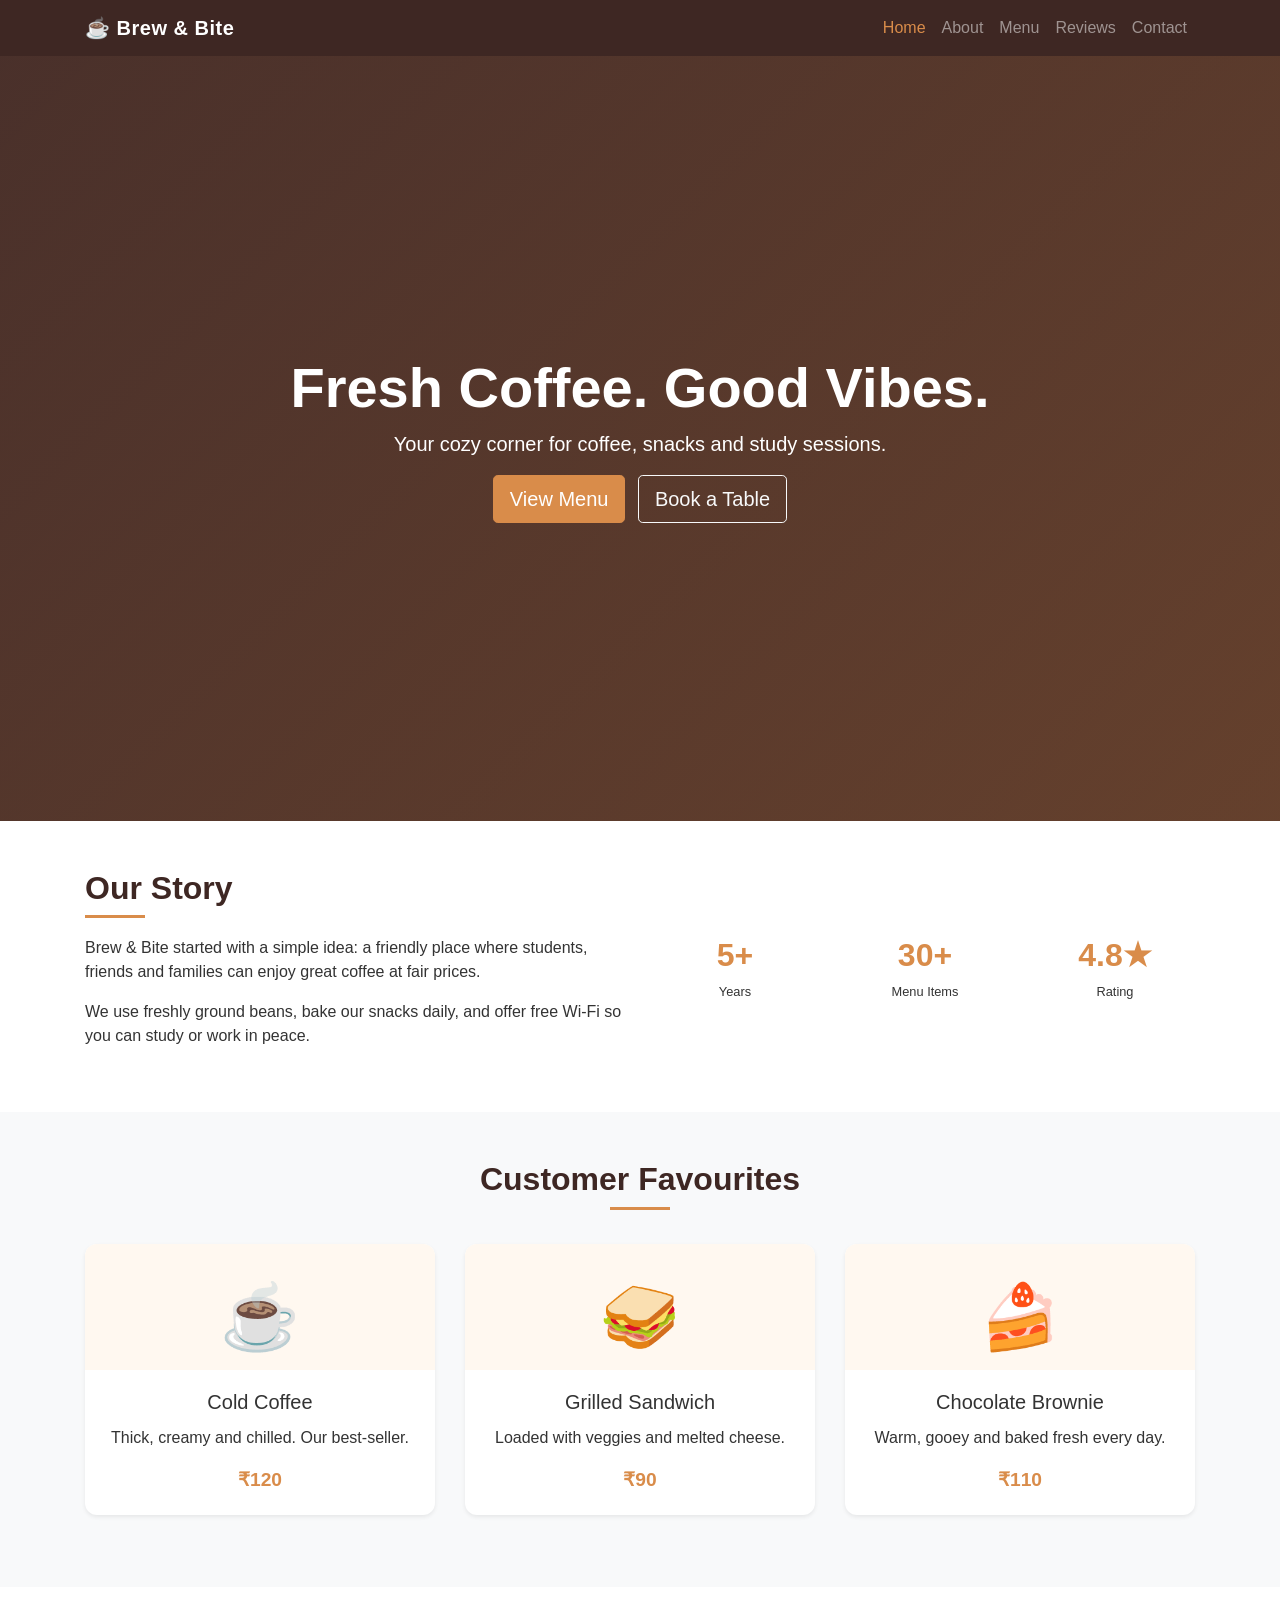
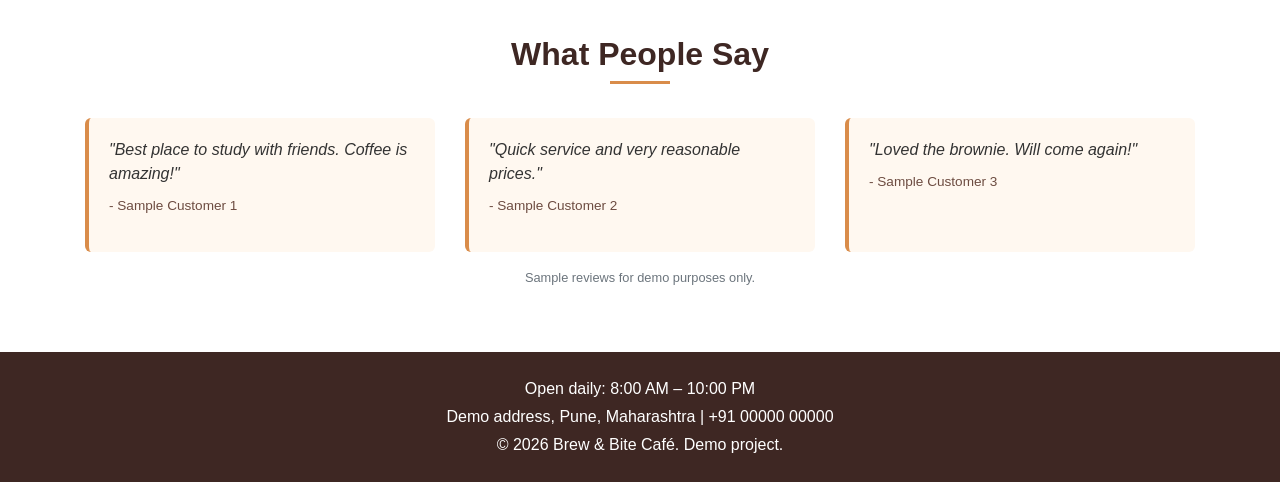
<file: index.html>
<!DOCTYPE html>
<html lang="en">
<head>
  <meta charset="UTF-8">
  <meta name="viewport" content="width=device-width, initial-scale=1">
  <meta name="description" content="Brew & Bite Café - fresh coffee, snacks and a cozy place to study or hang out.">
  <title>Brew & Bite Café | Home</title>
  <link rel="stylesheet" href="https://maxcdn.bootstrapcdn.com/bootstrap/4.5.2/css/bootstrap.min.css">
  <link rel="stylesheet" href="styles.css">
</head>
<body>

  <!-- Navigation -->
  <nav class="navbar navbar-expand-lg navbar-dark fixed-top">
    <div class="container">
      <a class="navbar-brand" href="index.html">☕ Brew &amp; Bite</a>
      <button class="navbar-toggler" type="button" data-toggle="collapse" data-target="#navbarNav"
              aria-controls="navbarNav" aria-expanded="false" aria-label="Toggle navigation">
        <span class="navbar-toggler-icon"></span>
      </button>
      <div class="collapse navbar-collapse" id="navbarNav">
        <ul class="navbar-nav ml-auto">
          <li class="nav-item active"><a class="nav-link" href="index.html">Home</a></li>
          <li class="nav-item"><a class="nav-link" href="#about">About</a></li>
          <li class="nav-item"><a class="nav-link" href="menu.html">Menu</a></li>
          <li class="nav-item"><a class="nav-link" href="#reviews">Reviews</a></li>
          <li class="nav-item"><a class="nav-link" href="contact.html">Contact</a></li>
        </ul>
      </div>
    </div>
  </nav>

  <!-- Hero -->
  <header class="hero d-flex align-items-center text-center text-white">
    <div class="container">
      <h1 class="display-4 font-weight-bold">Fresh Coffee. Good Vibes.</h1>
      <p class="lead">Your cozy corner for coffee, snacks and study sessions.</p>
      <a href="menu.html" class="btn btn-accent btn-lg mr-2">View Menu</a>
      <a href="contact.html" class="btn btn-outline-light btn-lg">Book a Table</a>
    </div>
  </header>

  <!-- About -->
  <section id="about" class="py-5">
    <div class="container">
      <div class="row align-items-center">
        <div class="col-md-6 mb-4 mb-md-0">
          <h2 class="section-title">Our Story</h2>
          <p>Brew &amp; Bite started with a simple idea: a friendly place where students, friends and families can enjoy great coffee at fair prices.</p>
          <p>We use freshly ground beans, bake our snacks daily, and offer free Wi-Fi so you can study or work in peace.</p>
        </div>
        <div class="col-md-6">
          <div class="row text-center">
            <div class="col-4"><div class="stat">5+</div><small>Years</small></div>
            <div class="col-4"><div class="stat">30+</div><small>Menu Items</small></div>
            <div class="col-4"><div class="stat">4.8★</div><small>Rating</small></div>
          </div>
        </div>
      </div>
    </div>
  </section>

  <!-- Highlights -->
  <section class="py-5 bg-light">
    <div class="container">
      <h2 class="section-title text-center mb-4">Customer Favourites</h2>
      <div class="row">
        <div class="col-md-4 mb-4">
          <div class="card h-100 text-center shadow-sm">
            <div class="card-emoji">☕</div>
            <div class="card-body">
              <h5 class="card-title">Cold Coffee</h5>
              <p class="card-text">Thick, creamy and chilled. Our best-seller.</p>
              <p class="price">₹120</p>
            </div>
          </div>
        </div>
        <div class="col-md-4 mb-4">
          <div class="card h-100 text-center shadow-sm">
            <div class="card-emoji">🥪</div>
            <div class="card-body">
              <h5 class="card-title">Grilled Sandwich</h5>
              <p class="card-text">Loaded with veggies and melted cheese.</p>
              <p class="price">₹90</p>
            </div>
          </div>
        </div>
        <div class="col-md-4 mb-4">
          <div class="card h-100 text-center shadow-sm">
            <div class="card-emoji">🍰</div>
            <div class="card-body">
              <h5 class="card-title">Chocolate Brownie</h5>
              <p class="card-text">Warm, gooey and baked fresh every day.</p>
              <p class="price">₹110</p>
            </div>
          </div>
        </div>
      </div>
    </div>
  </section>

  <!-- Reviews -->
  <section id="reviews" class="py-5">
    <div class="container">
      <h2 class="section-title text-center mb-4">What People Say</h2>
      <div class="row">
        <div class="col-md-4 mb-3"><blockquote class="review">"Best place to study with friends. Coffee is amazing!"<footer>- Sample Customer 1</footer></blockquote></div>
        <div class="col-md-4 mb-3"><blockquote class="review">"Quick service and very reasonable prices."<footer>- Sample Customer 2</footer></blockquote></div>
        <div class="col-md-4 mb-3"><blockquote class="review">"Loved the brownie. Will come again!"<footer>- Sample Customer 3</footer></blockquote></div>
      </div>
      <p class="text-center text-muted small">Sample reviews for demo purposes only.</p>
    </div>
  </section>

  <!-- Footer -->
  <footer class="site-footer text-center">
    <div class="container">
      <p class="mb-1">Open daily: 8:00 AM – 10:00 PM</p>
      <p class="mb-1">Demo address, Pune, Maharashtra | +91 00000 00000</p>
      <p class="mb-0">&copy; 2026 Brew &amp; Bite Café. Demo project.</p>
    </div>
  </footer>

  <script src="https://code.jquery.com/jquery-3.5.1.slim.min.js"></script>
  <script src="https://maxcdn.bootstrapcdn.com/bootstrap/4.5.2/js/bootstrap.bundle.min.js"></script>
  <script src="script.js"></script>
</body>
</html>
</file>
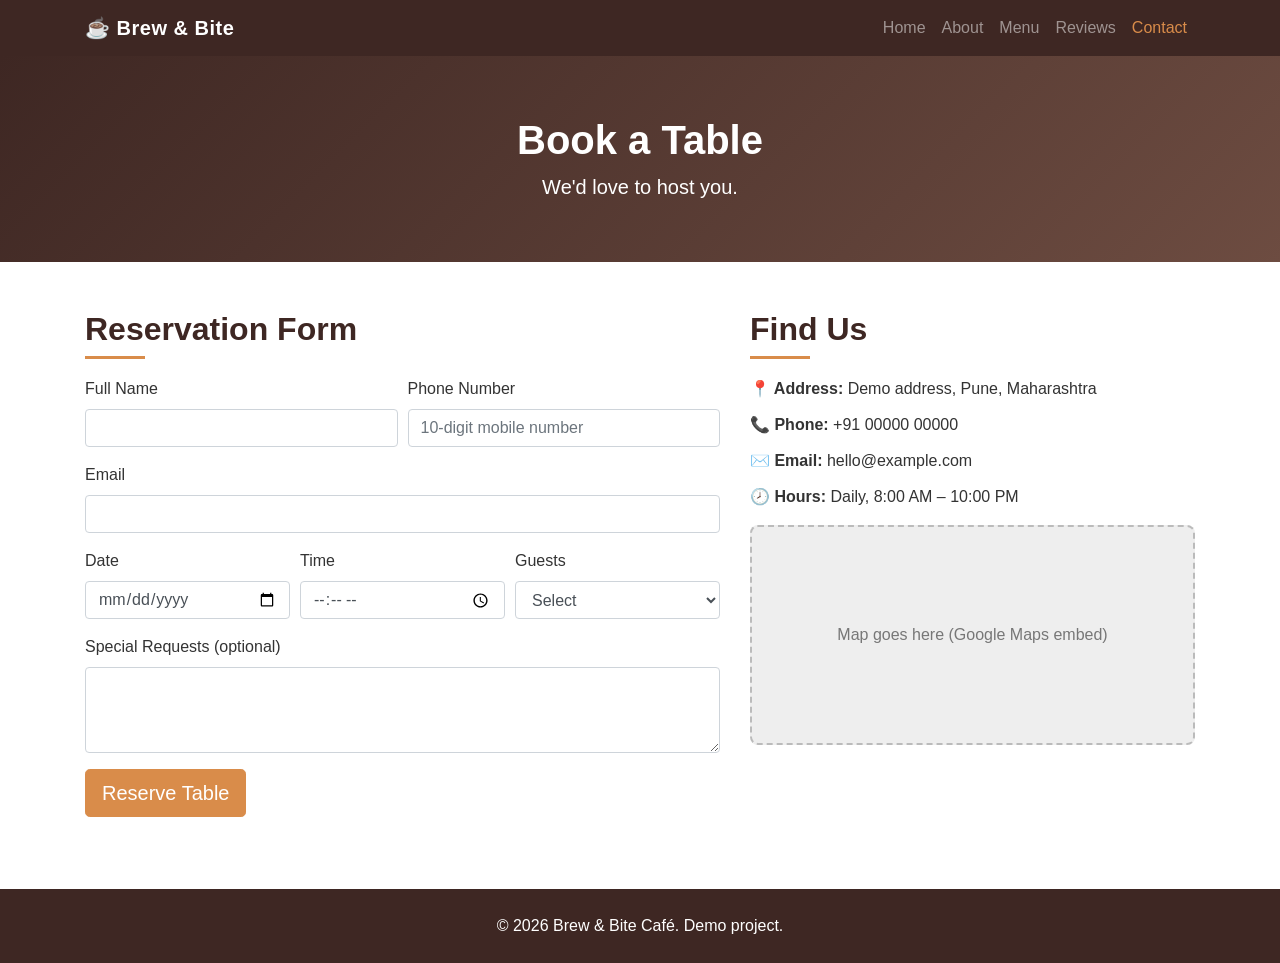
<file: contact.html>
<!DOCTYPE html>
<html lang="en">
<head>
  <meta charset="UTF-8">
  <meta name="viewport" content="width=device-width, initial-scale=1">
  <meta name="description" content="Contact Brew & Bite Café or book a table.">
  <title>Brew & Bite Café | Contact</title>
  <link rel="stylesheet" href="https://maxcdn.bootstrapcdn.com/bootstrap/4.5.2/css/bootstrap.min.css">
  <link rel="stylesheet" href="styles.css">
</head>
<body>

  <nav class="navbar navbar-expand-lg navbar-dark fixed-top">
    <div class="container">
      <a class="navbar-brand" href="index.html">☕ Brew &amp; Bite</a>
      <button class="navbar-toggler" type="button" data-toggle="collapse" data-target="#navbarNav"
              aria-controls="navbarNav" aria-expanded="false" aria-label="Toggle navigation">
        <span class="navbar-toggler-icon"></span>
      </button>
      <div class="collapse navbar-collapse" id="navbarNav">
        <ul class="navbar-nav ml-auto">
          <li class="nav-item"><a class="nav-link" href="index.html">Home</a></li>
          <li class="nav-item"><a class="nav-link" href="index.html#about">About</a></li>
          <li class="nav-item"><a class="nav-link" href="menu.html">Menu</a></li>
          <li class="nav-item"><a class="nav-link" href="index.html#reviews">Reviews</a></li>
          <li class="nav-item active"><a class="nav-link" href="contact.html">Contact</a></li>
        </ul>
      </div>
    </div>
  </nav>

  <header class="page-header text-center text-white">
    <div class="container">
      <h1 class="font-weight-bold">Book a Table</h1>
      <p class="lead mb-0">We'd love to host you.</p>
    </div>
  </header>

  <main class="container py-5">
    <div class="row">

      <!-- Form -->
      <div class="col-lg-7 mb-4">
        <h2 class="section-title">Reservation Form</h2>
        <div id="formSuccess" class="alert alert-success d-none" role="alert"></div>

        <form id="bookingForm" novalidate>
          <div class="form-row">
            <div class="form-group col-md-6">
              <label for="name">Full Name</label>
              <input type="text" class="form-control" id="name" required minlength="2">
              <div class="invalid-feedback">Please enter your name.</div>
            </div>
            <div class="form-group col-md-6">
              <label for="phone">Phone Number</label>
              <input type="tel" class="form-control" id="phone" required pattern="[6-9][0-9]{9}" placeholder="10-digit mobile number">
              <div class="invalid-feedback">Enter a valid 10-digit Indian mobile number.</div>
            </div>
          </div>

          <div class="form-group">
            <label for="email">Email</label>
            <input type="email" class="form-control" id="email" required>
            <div class="invalid-feedback">Please enter a valid email.</div>
          </div>

          <div class="form-row">
            <div class="form-group col-md-4">
              <label for="date">Date</label>
              <input type="date" class="form-control" id="date" required>
              <div class="invalid-feedback">Pick a date.</div>
            </div>
            <div class="form-group col-md-4">
              <label for="time">Time</label>
              <input type="time" class="form-control" id="time" required min="08:00" max="22:00">
              <div class="invalid-feedback">Choose a time between 8 AM and 10 PM.</div>
            </div>
            <div class="form-group col-md-4">
              <label for="guests">Guests</label>
              <select class="form-control" id="guests" required>
                <option value="">Select</option>
                <option>1</option><option>2</option><option>3</option><option>4</option>
                <option>5</option><option>6</option><option>7+</option>
              </select>
              <div class="invalid-feedback">Select number of guests.</div>
            </div>
          </div>

          <div class="form-group">
            <label for="message">Special Requests (optional)</label>
            <textarea class="form-control" id="message" rows="3"></textarea>
          </div>

          <button type="submit" class="btn btn-accent btn-lg">Reserve Table</button>
        </form>
      </div>

      <!-- Info -->
      <div class="col-lg-5">
        <h2 class="section-title">Find Us</h2>
        <ul class="list-unstyled contact-info">
          <li><strong>📍 Address:</strong> Demo address, Pune, Maharashtra</li>
          <li><strong>📞 Phone:</strong> +91 00000 00000</li>
          <li><strong>✉️ Email:</strong> hello@example.com</li>
          <li><strong>🕗 Hours:</strong> Daily, 8:00 AM – 10:00 PM</li>
        </ul>
        <div class="map-placeholder">Map goes here (Google Maps embed)</div>
      </div>

    </div>
  </main>

  <footer class="site-footer text-center">
    <div class="container">
      <p class="mb-0">&copy; 2026 Brew &amp; Bite Café. Demo project.</p>
    </div>
  </footer>

  <script src="https://code.jquery.com/jquery-3.5.1.slim.min.js"></script>
  <script src="https://maxcdn.bootstrapcdn.com/bootstrap/4.5.2/js/bootstrap.bundle.min.js"></script>
  <script src="script.js"></script>
</body>
</html>
</file>
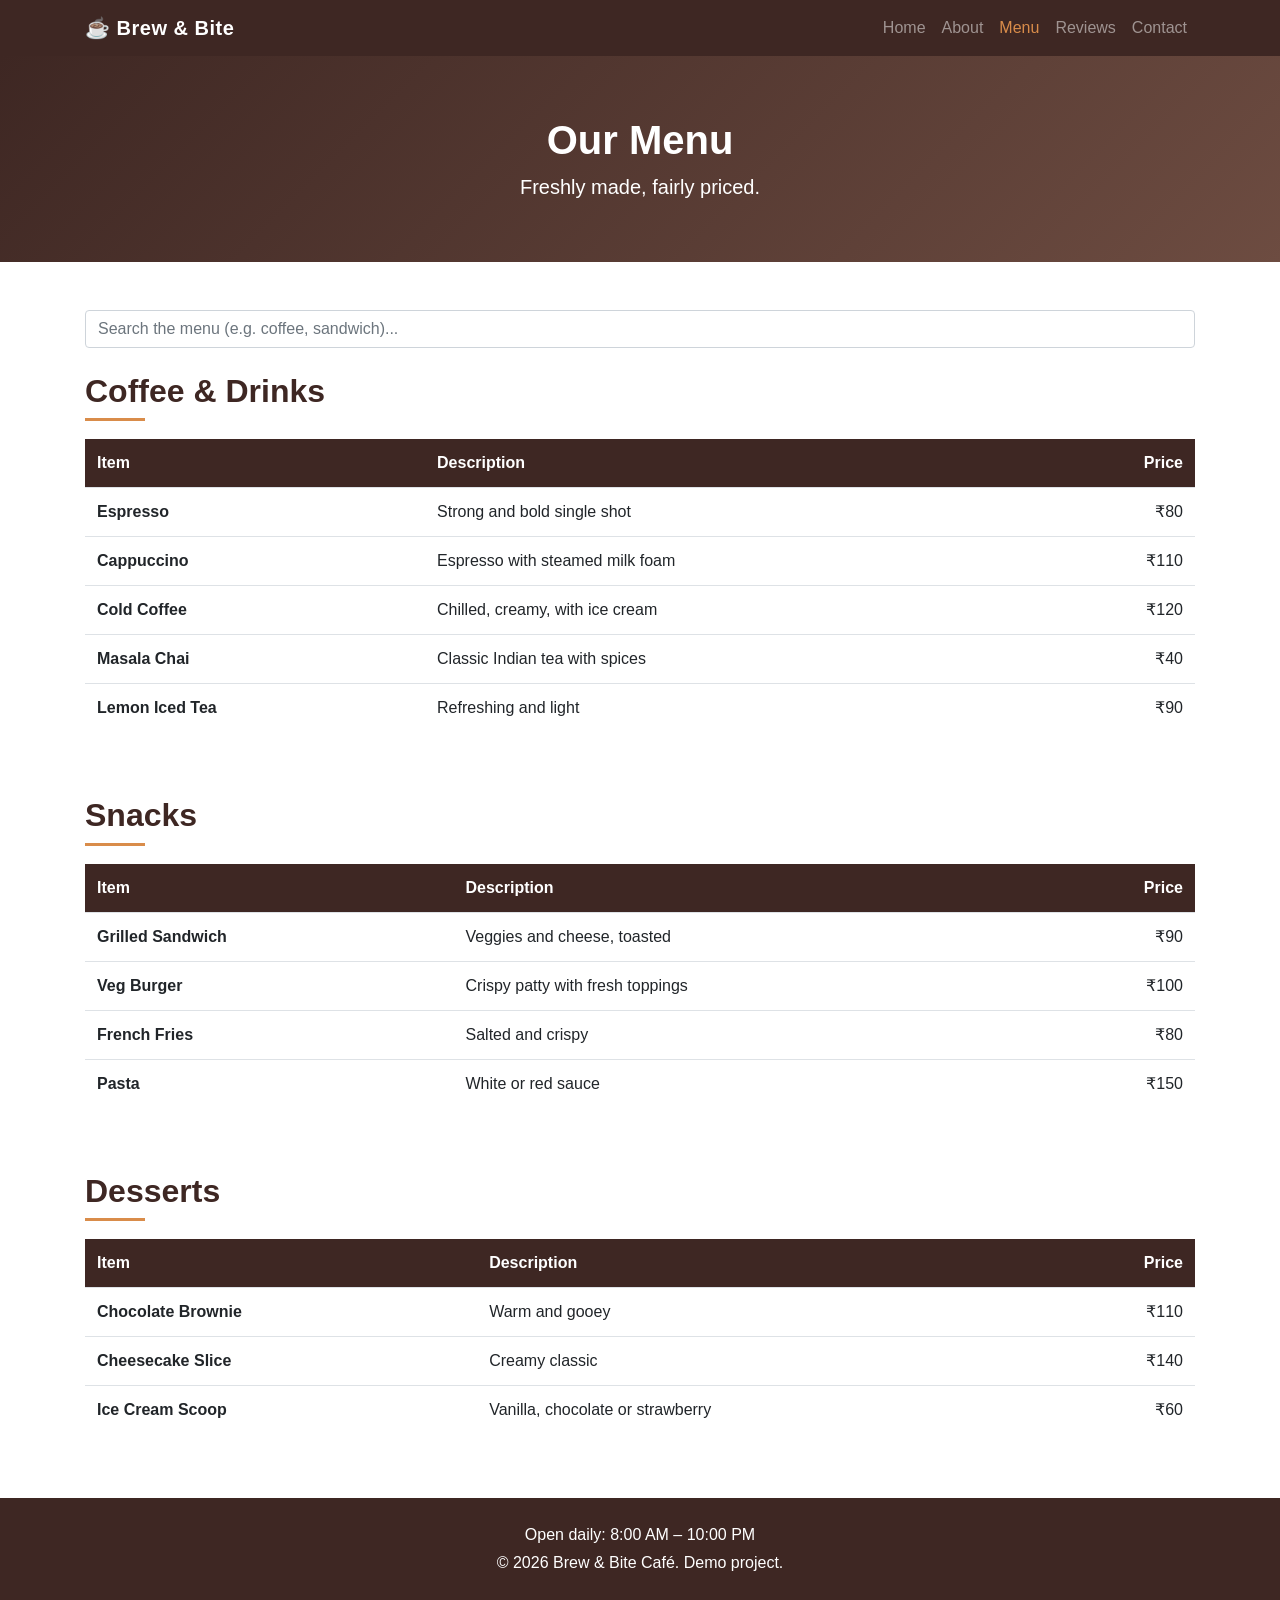
<file: menu.html>
<!DOCTYPE html>
<html lang="en">
<head>
  <meta charset="UTF-8">
  <meta name="viewport" content="width=device-width, initial-scale=1">
  <meta name="description" content="Menu of Brew & Bite Café: coffee, snacks and desserts.">
  <title>Brew & Bite Café | Menu</title>
  <link rel="stylesheet" href="https://maxcdn.bootstrapcdn.com/bootstrap/4.5.2/css/bootstrap.min.css">
  <link rel="stylesheet" href="styles.css">
</head>
<body>

  <nav class="navbar navbar-expand-lg navbar-dark fixed-top">
    <div class="container">
      <a class="navbar-brand" href="index.html">☕ Brew &amp; Bite</a>
      <button class="navbar-toggler" type="button" data-toggle="collapse" data-target="#navbarNav"
              aria-controls="navbarNav" aria-expanded="false" aria-label="Toggle navigation">
        <span class="navbar-toggler-icon"></span>
      </button>
      <div class="collapse navbar-collapse" id="navbarNav">
        <ul class="navbar-nav ml-auto">
          <li class="nav-item"><a class="nav-link" href="index.html">Home</a></li>
          <li class="nav-item"><a class="nav-link" href="index.html#about">About</a></li>
          <li class="nav-item active"><a class="nav-link" href="menu.html">Menu</a></li>
          <li class="nav-item"><a class="nav-link" href="index.html#reviews">Reviews</a></li>
          <li class="nav-item"><a class="nav-link" href="contact.html">Contact</a></li>
        </ul>
      </div>
    </div>
  </nav>

  <header class="page-header text-center text-white">
    <div class="container">
      <h1 class="font-weight-bold">Our Menu</h1>
      <p class="lead mb-0">Freshly made, fairly priced.</p>
    </div>
  </header>

  <main class="container py-5">

    <!-- Search / filter -->
    <div class="form-group">
      <input type="text" id="menuSearch" class="form-control" placeholder="Search the menu (e.g. coffee, sandwich)...">
    </div>

    <h2 class="section-title mt-4">Coffee &amp; Drinks</h2>
    <div class="table-responsive">
      <table class="table table-hover menu-table">
        <caption class="sr-only">Coffee and drinks menu</caption>
        <thead>
          <tr><th>Item</th><th>Description</th><th class="text-right">Price</th></tr>
        </thead>
        <tbody>
          <tr><td>Espresso</td><td>Strong and bold single shot</td><td class="text-right">₹80</td></tr>
          <tr><td>Cappuccino</td><td>Espresso with steamed milk foam</td><td class="text-right">₹110</td></tr>
          <tr><td>Cold Coffee</td><td>Chilled, creamy, with ice cream</td><td class="text-right">₹120</td></tr>
          <tr><td>Masala Chai</td><td>Classic Indian tea with spices</td><td class="text-right">₹40</td></tr>
          <tr><td>Lemon Iced Tea</td><td>Refreshing and light</td><td class="text-right">₹90</td></tr>
        </tbody>
      </table>
    </div>

    <h2 class="section-title mt-5">Snacks</h2>
    <div class="table-responsive">
      <table class="table table-hover menu-table">
        <caption class="sr-only">Snacks menu</caption>
        <thead>
          <tr><th>Item</th><th>Description</th><th class="text-right">Price</th></tr>
        </thead>
        <tbody>
          <tr><td>Grilled Sandwich</td><td>Veggies and cheese, toasted</td><td class="text-right">₹90</td></tr>
          <tr><td>Veg Burger</td><td>Crispy patty with fresh toppings</td><td class="text-right">₹100</td></tr>
          <tr><td>French Fries</td><td>Salted and crispy</td><td class="text-right">₹80</td></tr>
          <tr><td>Pasta</td><td>White or red sauce</td><td class="text-right">₹150</td></tr>
        </tbody>
      </table>
    </div>

    <h2 class="section-title mt-5">Desserts</h2>
    <div class="table-responsive">
      <table class="table table-hover menu-table">
        <caption class="sr-only">Dessert menu</caption>
        <thead>
          <tr><th>Item</th><th>Description</th><th class="text-right">Price</th></tr>
        </thead>
        <tbody>
          <tr><td>Chocolate Brownie</td><td>Warm and gooey</td><td class="text-right">₹110</td></tr>
          <tr><td>Cheesecake Slice</td><td>Creamy classic</td><td class="text-right">₹140</td></tr>
          <tr><td>Ice Cream Scoop</td><td>Vanilla, chocolate or strawberry</td><td class="text-right">₹60</td></tr>
        </tbody>
      </table>
    </div>

    <p id="noResults" class="text-center text-muted d-none">No items found.</p>
  </main>

  <footer class="site-footer text-center">
    <div class="container">
      <p class="mb-1">Open daily: 8:00 AM – 10:00 PM</p>
      <p class="mb-0">&copy; 2026 Brew &amp; Bite Café. Demo project.</p>
    </div>
  </footer>

  <script src="https://code.jquery.com/jquery-3.5.1.slim.min.js"></script>
  <script src="https://maxcdn.bootstrapcdn.com/bootstrap/4.5.2/js/bootstrap.bundle.min.js"></script>
  <script src="script.js"></script>
</body>
</html>
</file>
<file: styles.css>
/* ---------- Theme variables ---------- */
:root {
  --brown-dark: #3e2723;
  --brown: #6d4c41;
  --accent: #d98c4a;
  --cream: #fff8f0;
}

body {
  font-family: 'Segoe UI', Arial, sans-serif;
  color: #333;
  padding-top: 56px; /* space for fixed navbar */
}

/* ---------- Navbar ---------- */
.navbar {
  background-color: var(--brown-dark);
}
.navbar-brand {
  font-weight: 700;
  letter-spacing: 0.5px;
}
.navbar-dark .navbar-nav .nav-link:hover,
.navbar-dark .navbar-nav .active > .nav-link {
  color: var(--accent);
}

/* ---------- Hero & page headers ---------- */
.hero {
  min-height: 85vh;
  background: linear-gradient(rgba(62, 39, 35, 0.75), rgba(62, 39, 35, 0.75)),
              linear-gradient(135deg, #6d4c41, #d98c4a);
}
.page-header {
  padding: 60px 0;
  background: linear-gradient(135deg, var(--brown-dark), var(--brown));
}

/* ---------- Buttons ---------- */
.btn-accent {
  background-color: var(--accent);
  border-color: var(--accent);
  color: #fff;
}
.btn-accent:hover {
  background-color: #c27a3a;
  border-color: #c27a3a;
  color: #fff;
}

/* ---------- Sections ---------- */
.section-title {
  color: var(--brown-dark);
  font-weight: 700;
  position: relative;
  padding-bottom: 10px;
}
.section-title::after {
  content: "";
  display: block;
  width: 60px;
  height: 3px;
  background: var(--accent);
  margin-top: 8px;
}
.section-title.text-center::after {
  margin-left: auto;
  margin-right: auto;
}
.stat {
  font-size: 2rem;
  font-weight: 700;
  color: var(--accent);
}

/* ---------- Cards ---------- */
.card {
  border: none;
  border-radius: 12px;
  transition: transform 0.2s ease, box-shadow 0.2s ease;
}
.card:hover {
  transform: translateY(-5px);
  box-shadow: 0 10px 20px rgba(0, 0, 0, 0.12) !important;
}
.card-emoji {
  font-size: 4rem;
  padding: 25px 0 5px;
  background: var(--cream);
  border-radius: 12px 12px 0 0;
}
.price {
  font-weight: 700;
  color: var(--accent);
  font-size: 1.2rem;
  margin-bottom: 0;
}

/* ---------- Reviews ---------- */
.review {
  background: var(--cream);
  border-left: 4px solid var(--accent);
  padding: 20px;
  border-radius: 6px;
  font-style: italic;
  height: 100%;
}
.review footer {
  margin-top: 10px;
  font-size: 0.85rem;
  font-style: normal;
  color: var(--brown);
}

/* ---------- Menu tables ---------- */
.menu-table thead th {
  background: var(--brown-dark);
  color: #fff;
  border: none;
}
.menu-table td {
  vertical-align: middle;
}
.menu-table td:first-child {
  font-weight: 600;
}

/* ---------- Contact ---------- */
.contact-info li {
  margin-bottom: 12px;
}
.map-placeholder {
  height: 220px;
  background: #eee;
  border: 2px dashed #bbb;
  border-radius: 8px;
  display: flex;
  align-items: center;
  justify-content: center;
  color: #777;
  text-align: center;
  padding: 10px;
}

/* ---------- Footer ---------- */
.site-footer {
  background: var(--brown-dark);
  color: #fff;
  padding: 25px 0;
}

/* ---------- Small screens ---------- */
@media (max-width: 576px) {
  .hero h1 { font-size: 2.2rem; }
  .hero .btn { display: block; margin: 10px auto; max-width: 220px; }
}
</file>
